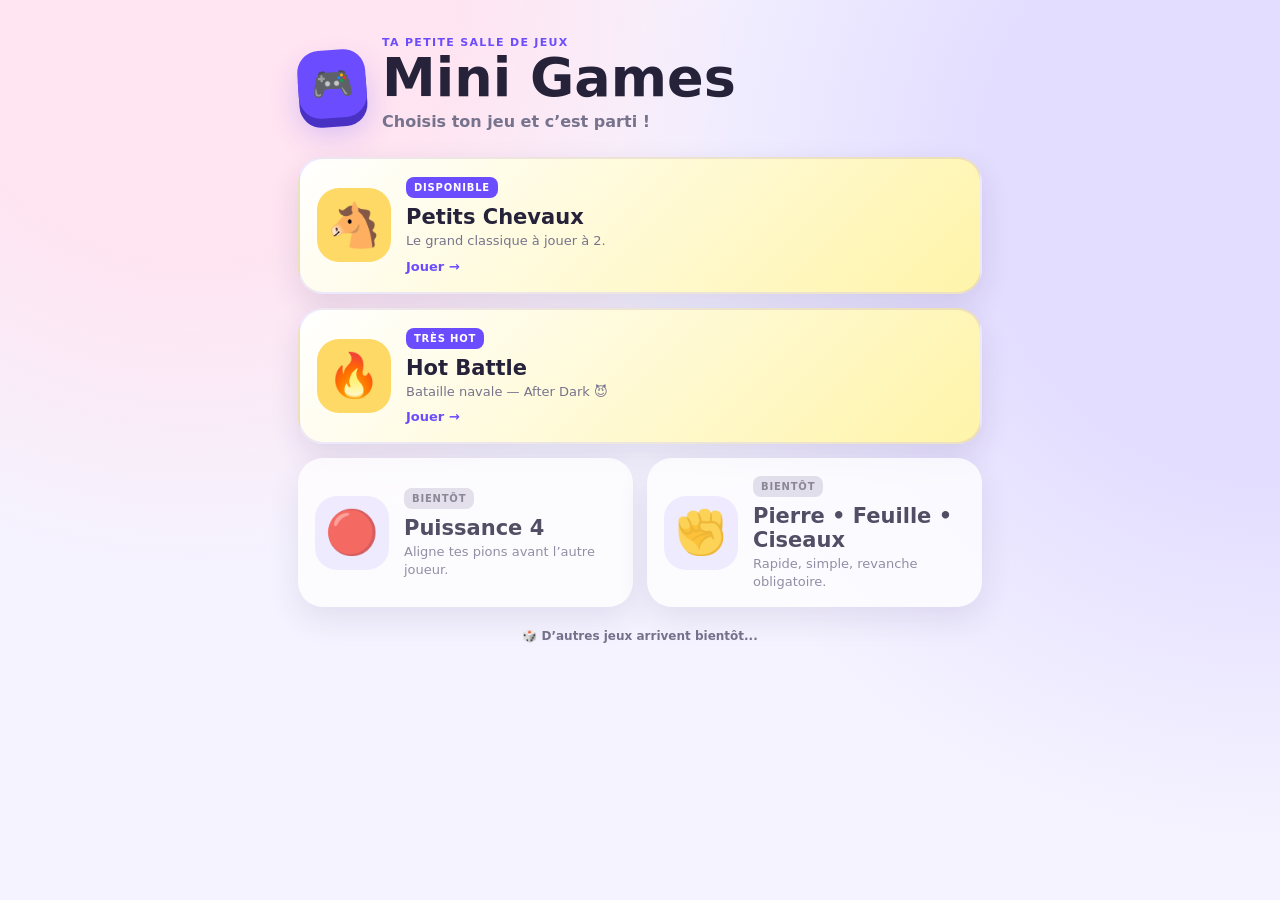
<file: index.html>
<!doctype html>
<html lang="fr"><head><meta charset="utf-8"><meta name="viewport" content="width=device-width, initial-scale=1"><meta name="theme-color" content="#6c4cff"><title>Mini Games 🎮</title><link rel="stylesheet" href="styles.css"></head>
<body><main class="app"><header class="hero"><div class="logo">🎮</div><div><p class="eyebrow">TA PETITE SALLE DE JEUX</p><h1>Mini Games</h1><p class="subtitle">Choisis ton jeu et c’est parti !</p></div></header>
<section class="games" aria-label="Jeux disponibles">
<a class="game-card featured" href="games/petits-chevaux/index.html"><div class="card-emoji">🐴</div><div class="card-content"><span class="badge">DISPONIBLE</span><h2>Petits Chevaux</h2><p>Le grand classique à jouer à 2.</p><span class="play">Jouer →</span></div></a>
<a class="game-card featured" href="games/bataille/index.html"><div class="card-emoji">🔥</div><div class="card-content"><span class="badge">TRÈS HOT</span><h2>Hot Battle</h2><p>Bataille navale — After Dark 😈</p><span class="play">Jouer →</span></div></a>
<div class="game-card coming-soon"><div class="card-emoji">🔴</div><div class="card-content"><span class="badge muted">BIENTÔT</span><h2>Puissance 4</h2><p>Aligne tes pions avant l’autre joueur.</p></div></div>
<div class="game-card coming-soon"><div class="card-emoji">✊</div><div class="card-content"><span class="badge muted">BIENTÔT</span><h2>Pierre • Feuille • Ciseaux</h2><p>Rapide, simple, revanche obligatoire.</p></div></div>
</section><footer>🎲 D’autres jeux arrivent bientôt...</footer></main></body></html>
</file>
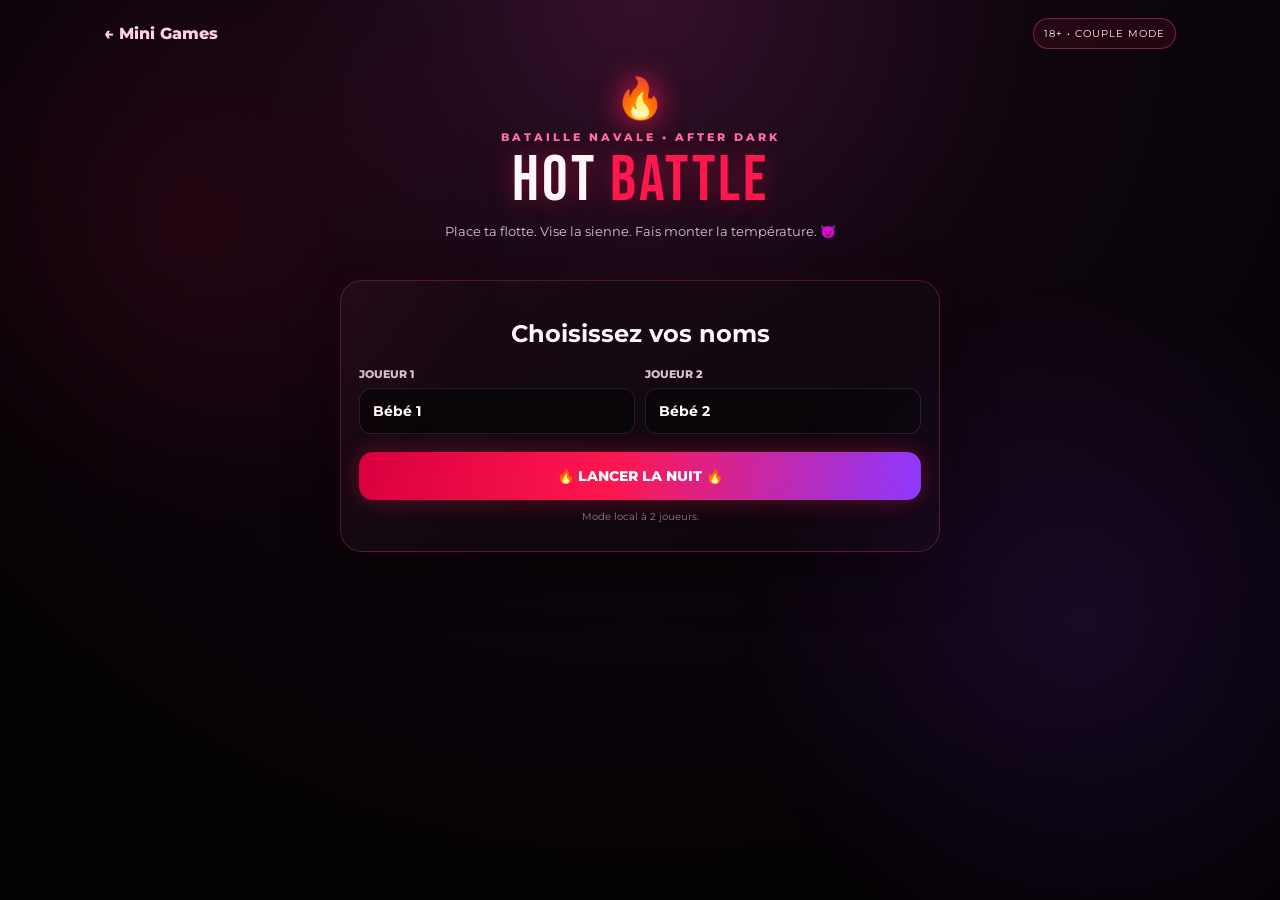
<file: games/bataille/index.html>
<!doctype html>
<html lang="fr"><head><meta charset="utf-8"><meta name="viewport" content="width=device-width,initial-scale=1"><meta name="theme-color" content="#09030a"><title>Hot Battle 🔥</title><link rel="stylesheet" href="game.css"></head>
<body><main class="app">
<header class="top"><a href="../../index.html" class="back">← Mini Games</a><span class="pill">18+ • COUPLE MODE</span></header>
<section class="hero"><div class="spark">🔥</div><p class="eyebrow">BATAILLE NAVALE • AFTER DARK</p><h1>HOT <span>BATTLE</span></h1><p>Place ta flotte. Vise la sienne. Fais monter la température. 😈</p></section>
<section class="setup" id="setup"><div class="panel"><h2>Choisissez vos noms</h2><div class="names"><label>Joueur 1<input id="p1Name" maxlength="14" value="Bébé 1"></label><label>Joueur 2<input id="p2Name" maxlength="14" value="Bébé 2"></label></div><button id="startBtn" class="hot-btn">🔥 LANCER LA NUIT 🔥</button><p class="tiny">Mode local à 2 joueurs.</p></div></section>
<section class="game hidden" id="game"><div class="hud"><div><span class="mini">TOUR DE</span><strong id="turnName"></strong></div><div class="heat"><span>🌡️</span><strong id="heat">HOT</strong></div></div>
<div class="boards"><div class="board-panel"><div class="board-title"><span id="myLabel"></span><small>TA FLOTTE</small></div><div id="myBoard" class="board"></div></div><div class="board-panel enemy"><div class="board-title"><span>🎯</span><small>SA ZONE</small></div><div id="enemyBoard" class="board"></div></div></div>
<div class="fleet" id="fleet"></div><p class="status" id="status">Choisis une case à embraser…</p><button id="resetBtn" class="ghost-btn">↻ Recommencer</button></section>
<div class="overlay hidden" id="overlay"><div class="win-card"><div class="win-icon">💋</div><p class="eyebrow">NUIT TERMINÉE</p><h2 id="winner"></h2><p id="winText"></p><button id="againBtn" class="hot-btn">🔥 REMETTRE ÇA</button></div></div>
</main><script src="game.js"></script></body></html>
</file>
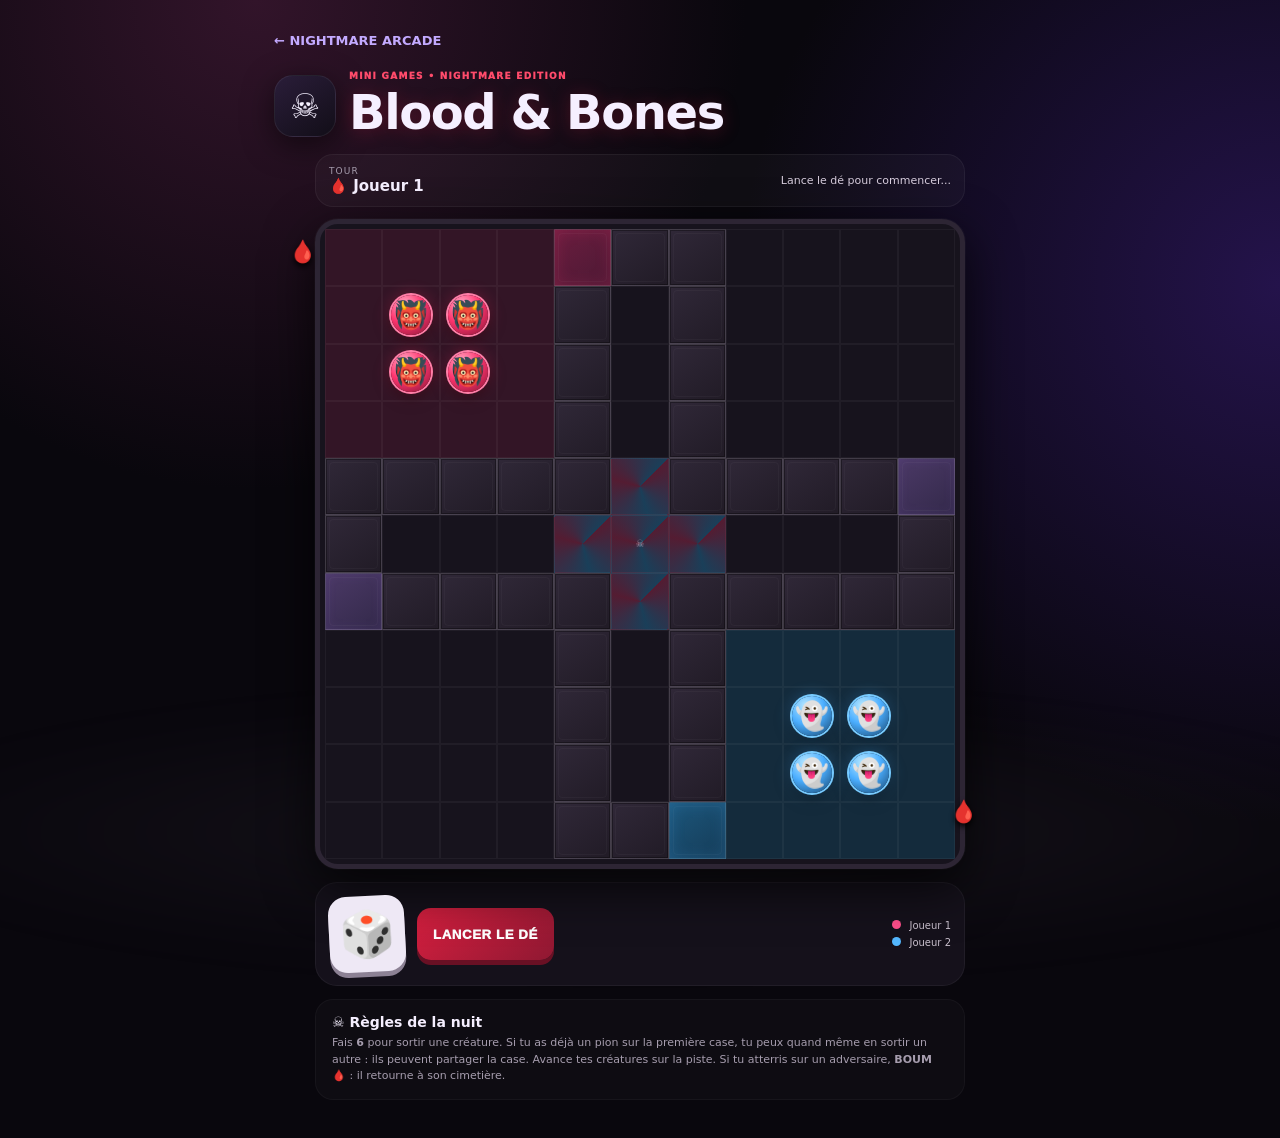
<file: games/petits-chevaux/index.html>
<!doctype html>
<html lang="fr">
<head>
<meta charset="utf-8">
<meta name="viewport" content="width=device-width,initial-scale=1,viewport-fit=cover">
<meta name="theme-color" content="#0b0910">
<title>Petits Chevaux — Blood & Bones ☠️</title>
<link rel="stylesheet" href="game.css">
</head>
<body>
<div class="fog"></div>
<main class="page">
<a class="back" href="../../index.html">← NIGHTMARE ARCADE</a>

<header class="hero">
  <div class="skull">☠️</div>
  <div><p>MINI GAMES • NIGHTMARE EDITION</p><h1>Blood & Bones</h1></div>
</header>

<section class="hud">
  <div><span>Tour</span><strong id="turnName">🩸 Joueur 1</strong></div>
  <div class="status" id="status">Lance le dé pour commencer...</div>
</section>

<section class="board-wrap">
  <div id="board" class="board" aria-label="Plateau de Petits Chevaux"></div>
  <div class="blood blood-a">🩸</div><div class="blood blood-b">🩸</div>
</section>

<section class="controls">
  <div class="dice-box">
    <div id="dice" class="dice" aria-live="polite">🎲</div>
    <button id="roll" class="roll">LANCER LE DÉ</button>
  </div>
  <div class="legend">
    <span><i class="dot p1"></i> Joueur 1</span>
    <span><i class="dot p2"></i> Joueur 2</span>
  </div>
</section>

<section class="rules">
  <h2>☠️ Règles de la nuit</h2>
  <p>Fais <b>6</b> pour sortir une créature. Si tu as déjà un pion sur la première case, tu peux quand même en sortir un autre : ils peuvent partager la case. Avance tes créatures sur la piste. Si tu atterris sur un adversaire, <b>BOUM 🩸</b> : il retourne à son cimetière.</p>
</section>

<div id="win" class="win hidden">
  <div class="win-card">
    <div class="win-skull">💀</div>
    <p>LA NUIT APPARTIENT À...</p>
    <h2 id="winner">Joueur 1</h2>
    <div class="confetti">🦴 🩸 🦴 🩸 🦴</div>
    <button id="again">☠️ REJOUER</button>
    <a href="../../index.html">Retour à l'arcade</a>
  </div>
</div>

<script src="game.js"></script>
</body>
</html>
</file>
<file: styles.css>
:root{
  --bg:#f5f3ff;
  --ink:#25223a;
  --muted:#77738d;
  --purple:#6c4cff;
  --pink:#ff5fa2;
  --yellow:#ffd45c;
  --card:#ffffff;
  --shadow:0 12px 30px rgba(50,35,100,.12);
}
*{box-sizing:border-box}
body{
  margin:0; min-height:100vh; font-family:ui-rounded,"SF Pro Rounded","Arial Rounded MT Bold",system-ui,sans-serif;
  color:var(--ink); background:radial-gradient(circle at 15% 0%,#ffe4f1 0 18%,transparent 40%),radial-gradient(circle at 100% 20%,#e3ddff 0 20%,transparent 45%),var(--bg);
}
.app{width:min(720px,100%);margin:0 auto;padding:28px 18px 36px}
.hero{display:flex;align-items:center;gap:16px;margin:8px 0 26px}
.logo{width:68px;height:68px;border-radius:22px;display:grid;place-items:center;background:var(--purple);font-size:34px;box-shadow:0 9px 0 #4931c4,0 16px 28px rgba(108,76,255,.25);transform:rotate(-4deg)}
.eyebrow{margin:0 0 2px;font-size:11px;font-weight:900;letter-spacing:.12em;color:var(--purple)}
h1{margin:0;font-size:clamp(34px,10vw,54px);line-height:1}
.subtitle{margin:7px 0 0;color:var(--muted);font-weight:600}
.games{display:grid;gap:14px}
.game-card{display:flex;gap:15px;align-items:center;text-decoration:none;color:inherit;border:0;border-radius:25px;padding:17px;background:var(--card);box-shadow:var(--shadow);min-height:132px;transition:transform .16s ease,box-shadow .16s ease}
.game-card.featured{background:linear-gradient(135deg,#fff 0%,#fff4a9 100%);border:2px solid rgba(108,76,255,.12)}
.game-card:active{transform:scale(.98)}
.card-emoji{flex:0 0 74px;width:74px;height:74px;border-radius:22px;display:grid;place-items:center;font-size:43px;background:#eee9ff}
.featured .card-emoji{background:#ffd966}
.card-content{min-width:0}
.badge{display:inline-block;font-size:10px;font-weight:900;letter-spacing:.08em;color:#fff;background:var(--purple);padding:5px 8px;border-radius:8px}
.badge.muted{background:#dedbe7;color:#6e6a7a}
h2{margin:7px 0 3px;font-size:21px}
.card-content p{margin:0;color:var(--muted);font-size:13px;line-height:1.35}
.play{display:inline-block;margin-top:9px;color:var(--purple);font-size:13px;font-weight:900}
.coming-soon{opacity:.78}
footer{text-align:center;color:var(--muted);font-size:12px;font-weight:700;margin-top:22px}
@media(min-width:600px){.games{grid-template-columns:1fr 1fr}.featured{grid-column:span 2}}
@media(prefers-reduced-motion:reduce){.game-card{transition:none}}
</file>
<file: games/bataille/game.css>
@import url('https://fonts.googleapis.com/css2?family=Bebas+Neue&family=Montserrat:wght@500;600;700;800&display=swap');
:root{--bg:#080308;--red:#ff174f;--pink:#ff4f91;--purple:#8d39ff;--text:#fff5fb}
*{box-sizing:border-box}body{margin:0;background:radial-gradient(circle at 50% 0,#35102b,#10060f 35%,#050205 80%);color:var(--text);font-family:Montserrat,sans-serif;min-height:100vh}body:before{content:"";position:fixed;inset:0;pointer-events:none;background:radial-gradient(circle at 15% 25%,#ff174f18,transparent 25%),radial-gradient(circle at 85% 70%,#8d39ff20,transparent 28%)}.app{width:min(1100px,100%);margin:auto;padding:18px 14px 40px}.top{display:flex;justify-content:space-between;align-items:center}.back{color:#ffd8e8;text-decoration:none;font-weight:800}.pill{font-size:10px;letter-spacing:1px;border:1px solid #ff4f9160;padding:8px 10px;border-radius:99px;background:#ff174f18}.hero{text-align:center;padding:24px 8px 18px}.spark{font-size:40px;filter:drop-shadow(0 0 15px #ff174f)}.eyebrow{color:#ff709f;font-size:11px;font-weight:800;letter-spacing:3px;margin:8px 0}.hero h1{font:64px/0.9 'Bebas Neue',sans-serif;letter-spacing:3px;margin:8px 0;text-shadow:0 0 25px #ff174f66}.hero h1 span{color:var(--red)}.hero p:not(.eyebrow){color:#d8c3cf;font-size:13px}.panel,.board-panel,.win-card{background:linear-gradient(145deg,#1b0b17e8,#0c060be8);border:1px solid #ff4f9140;border-radius:22px;box-shadow:0 18px 50px #0009,0 0 30px #ff174f12;padding:18px}.panel{max-width:600px;margin:10px auto}.panel h2{text-align:center}.names{display:grid;grid-template-columns:1fr 1fr;gap:10px}.names label{font-size:11px;color:#d9c0cd;font-weight:800;text-transform:uppercase}.names input{display:block;width:100%;margin-top:7px;padding:13px;border-radius:12px;border:1px solid #ffffff1c;background:#090509;color:white;font:700 14px Montserrat}.hot-btn,.ghost-btn{border:0;border-radius:14px;padding:15px 20px;font:800 14px Montserrat;cursor:pointer}.hot-btn{width:100%;margin-top:18px;color:white;background:linear-gradient(100deg,#d9003f,#ff174f 45%,#8d39ff);box-shadow:0 0 25px #ff174f55}.tiny{font-size:10px;text-align:center;color:#8f7c88}.hidden{display:none!important}.hud{display:flex;justify-content:space-between;align-items:center;margin:8px 0 14px;padding:13px 15px;border-radius:16px;background:#120811;border:1px solid #ff174f35}.hud .mini{display:block;color:#9d8794;font-size:9px;letter-spacing:2px}.hud strong{font-size:16px}.heat{display:flex;gap:7px;align-items:center;color:#ff709f}.boards{display:grid;grid-template-columns:1fr 1fr;gap:14px}.board-panel{padding:12px}.board-title{display:flex;justify-content:space-between;align-items:center;margin-bottom:9px}.board-title small{font-size:9px;letter-spacing:1.5px;color:#a994a0}.board{display:grid;grid-template-columns:repeat(6,1fr);gap:4px;aspect-ratio:1}.cell{border:1px solid #ffffff0b;background:linear-gradient(145deg,#24101f,#130914);border-radius:7px;display:grid;place-items:center;position:relative;overflow:hidden;cursor:default;min-width:0}.enemy .cell{cursor:pointer}.enemy .cell:hover{box-shadow:inset 0 0 0 2px #ff4f9180,0 0 14px #ff174f40}.cell.hit{background:#4c0c25;box-shadow:inset 0 0 20px #ff174f66}.cell.miss{background:#17131c}.ship{font-size:13px;filter:drop-shadow(0 0 7px #ff4f91)}.fleet{display:flex;flex-wrap:wrap;justify-content:center;gap:8px;margin:14px 0}.fleet-item{padding:7px 10px;border-radius:99px;background:#1a0b16;border:1px solid #ff4f9130;font-size:10px;color:#dfc9d5}.status{text-align:center;color:#ffbdd2;font-size:12px;min-height:18px}.ghost-btn{display:block;margin:14px auto;background:#ffffff08;color:#cbb8c4;border:1px solid #ffffff16}.overlay{position:fixed;inset:0;background:#050205e8;display:grid;place-items:center;padding:20px;z-index:20}.win-card{text-align:center;width:min(480px,100%);padding:32px}.win-icon{font-size:58px;filter:drop-shadow(0 0 20px #ff174f)}.win-card h2{font:48px 'Bebas Neue';margin:6px 0;color:#ff4f91}.win-card p:not(.eyebrow){color:#d7c5cf}.win-card .hot-btn{margin-top:16px}@media(max-width:600px){.hero h1{font-size:52px}.boards{gap:8px}.board-panel{padding:8px}.cell{border-radius:5px}.ship{font-size:11px}.names{grid-template-columns:1fr}.pill{font-size:8px}}
</file>
<file: games/petits-chevaux/game.css>
:root{--bg:#09070d;--panel:#15111b;--ink:#f5efff;--muted:#a69dae;--blood:#d51f3f;--red:#ff3657;--purple:#8a5cff;--p1:#ff4f8b;--p2:#54b8ff}
*{box-sizing:border-box}html,body{margin:0;min-height:100%;font-family:ui-rounded,"SF Pro Rounded",system-ui,sans-serif;color:var(--ink);background:radial-gradient(circle at 20% 0%,#32142a 0,transparent 32%),radial-gradient(circle at 100% 25%,#24134b 0,transparent 35%),var(--bg)}
body{overflow-x:hidden}.fog{position:fixed;inset:auto -20% -10% -20%;height:35vh;background:radial-gradient(ellipse,#aaa0b015 0,transparent 65%);filter:blur(20px);pointer-events:none}.page{position:relative;width:min(760px,100%);margin:auto;padding:20px 14px 38px}.back{color:#c3aaff;text-decoration:none;font-weight:900;font-size:13px}.hero{display:flex;align-items:center;gap:13px;margin:22px 0 14px}.skull{width:62px;height:62px;display:grid;place-items:center;border-radius:19px;background:linear-gradient(145deg,#2a1d39,#120e18);font-size:34px;box-shadow:0 8px 30px #0008;border:1px solid #ffffff12}.hero p{margin:0;color:#ff4b6b;font-size:9px;letter-spacing:.14em;font-weight:1000}.hero h1{margin:3px 0 0;font-size:clamp(29px,8vw,48px);letter-spacing:-.03em;text-shadow:0 2px 18px #d51f3f44}.hud{display:flex;justify-content:space-between;gap:10px;align-items:center;margin-bottom:12px;background:#ffffff08;border:1px solid #ffffff0d;border-radius:18px;padding:11px 13px}.hud span{display:block;font-size:9px;text-transform:uppercase;color:var(--muted);letter-spacing:.12em}.hud strong{font-size:15px}.status{font-size:11px;color:#d7cddd;text-align:right}.board-wrap{position:relative}.board{display:grid;grid-template-columns:repeat(11,1fr);grid-template-rows:repeat(11,1fr);aspect-ratio:1;background:#17131d;border:5px solid #2d2534;border-radius:23px;padding:5px;box-shadow:0 18px 50px #000b,0 0 0 1px #ffffff08;overflow:hidden}.cell{position:relative;display:grid;place-items:center;border:1px solid #ffffff0b;min-width:0}.cell.path{background:linear-gradient(145deg,#302838,#211b26);border:1px solid #ffffff20;box-shadow:inset 0 0 0 1px #0005}.cell.safe{background:linear-gradient(145deg,#4b3966,#33294a);box-shadow:inset 0 0 12px #a978ff18}.cell.start1{background:linear-gradient(145deg,#6b1d3f,#4c1934);box-shadow:inset 0 0 16px #ff356f30}.cell.start2{background:linear-gradient(145deg,#1c567b,#153c58);box-shadow:inset 0 0 16px #4baeff30}.cell.home1{background:#331526}.cell.home2{background:#142b3c}.cell.finish1{background:#56223b}.cell.finish2{background:#1c4260}.cell.center{background:conic-gradient(from 45deg,#541c32,#1a3f59,#541c32,#1a3f59)}.cell span{font-size:10px;opacity:.55}.cell.path::after{content:"";position:absolute;inset:3px;border:1px solid #ffffff08;border-radius:4px;pointer-events:none}.piece{position:absolute;width:72%;height:72%;border-radius:50%;display:grid;place-items:center;font-size:clamp(16px,4vw,27px);z-index:3;filter:drop-shadow(0 4px 4px #0009);transition:transform .25s ease}.piece.p1{background:radial-gradient(circle at 35% 25%,#ffb0ca,#ff356f 45%,#831332);box-shadow:0 0 0 2px #ff7fa8,0 0 15px #ff356f66}.piece.p2{background:radial-gradient(circle at 35% 25%,#bceaff,#4baeff 45%,#15446d);box-shadow:0 0 0 2px #78cbff,0 0 15px #4baeff66}.piece.moving{animation:bite .5s ease}.piece.dead{animation:death .55s ease}.blood{position:absolute;pointer-events:none;font-size:22px;filter:drop-shadow(0 3px 3px #000);animation:drip 3s infinite}.blood-a{left:2%;top:3%}.blood-b{right:4%;bottom:7%;animation-delay:1.2s}.controls{margin-top:13px;background:var(--panel);border:1px solid #ffffff0d;border-radius:22px;padding:13px;display:flex;align-items:center;justify-content:space-between;gap:14px}.dice-box{display:flex;align-items:center;gap:12px}.dice{width:76px;height:76px;display:grid;place-items:center;background:#eee8f5;color:#111;border-radius:18px;font-size:45px;box-shadow:0 5px 0 #8c8194;transform:rotate(-3deg)}.dice.rolling{animation:roll .6s ease}.roll{min-height:52px}.roll,#again{border:0;border-radius:14px;background:linear-gradient(135deg,#d51f3f,#8f1832);color:#fff;padding:13px 16px;font-weight:1000;letter-spacing:.04em;box-shadow:0 5px 0 #691024;cursor:pointer}.roll:disabled{opacity:.45;cursor:not-allowed}.legend{display:flex;flex-direction:column;gap:6px;font-size:10px;color:#c9c0cd}.dot{display:inline-block;width:9px;height:9px;border-radius:50%;margin-right:5px}.dot.p1{background:var(--p1)}.dot.p2{background:var(--p2)}.rules{margin-top:13px;padding:14px 16px;border-radius:18px;background:#ffffff06;border:1px solid #ffffff09}.rules h2{font-size:14px;margin:0 0 5px}.rules p{font-size:11px;line-height:1.5;color:var(--muted);margin:0}.win{position:fixed;inset:0;background:#050307dd;backdrop-filter:blur(7px);display:grid;place-items:center;padding:20px;z-index:20}.hidden{display:none}.win-card{width:min(390px,100%);text-align:center;background:linear-gradient(160deg,#211525,#0e0b12);border:1px solid #ffffff15;border-radius:28px;padding:32px 22px;box-shadow:0 30px 90px #000}.win-skull{font-size:56px}.win-card p{font-size:10px;letter-spacing:.2em;color:#ff5572;font-weight:1000}.win-card h2{font-size:40px;margin:4px 0 12px}.confetti{font-size:24px;margin-bottom:22px}.win-card a{display:block;margin-top:18px;color:#bba9ff;font-size:12px;font-weight:800;text-decoration:none}@keyframes roll{0%{transform:rotate(-3deg) scale(1)}50%{transform:rotate(15deg) scale(1.15)}100%{transform:rotate(-3deg) scale(1)}}@keyframes bite{50%{transform:scale(1.25) rotate(8deg)}}@keyframes death{50%{transform:scale(1.35) rotate(25deg);filter:brightness(2) drop-shadow(0 0 8px #f33)}100%{transform:scale(.1);opacity:0}}@keyframes drip{0%,100%{transform:translateY(0)}50%{transform:translateY(4px) rotate(3deg)}}@media(min-width:650px){.page{padding-top:30px}.board{max-width:650px;margin:auto}.hud,.controls,.rules{max-width:650px;margin-left:auto;margin-right:auto}}.piece.selectable{cursor:pointer;animation:selectPulse .8s ease-in-out infinite;box-shadow:0 0 0 4px #fff,0 0 24px #ff3657,0 0 45px #8a5cff}.piece.selectable::after{content:"";position:absolute;inset:-8px;border:2px dashed #fff;border-radius:50%;animation:spinHint 1.2s linear infinite}@keyframes selectPulse{50%{transform:scale(1.14)}}@keyframes spinHint{to{transform:rotate(360deg)}}
</file>
